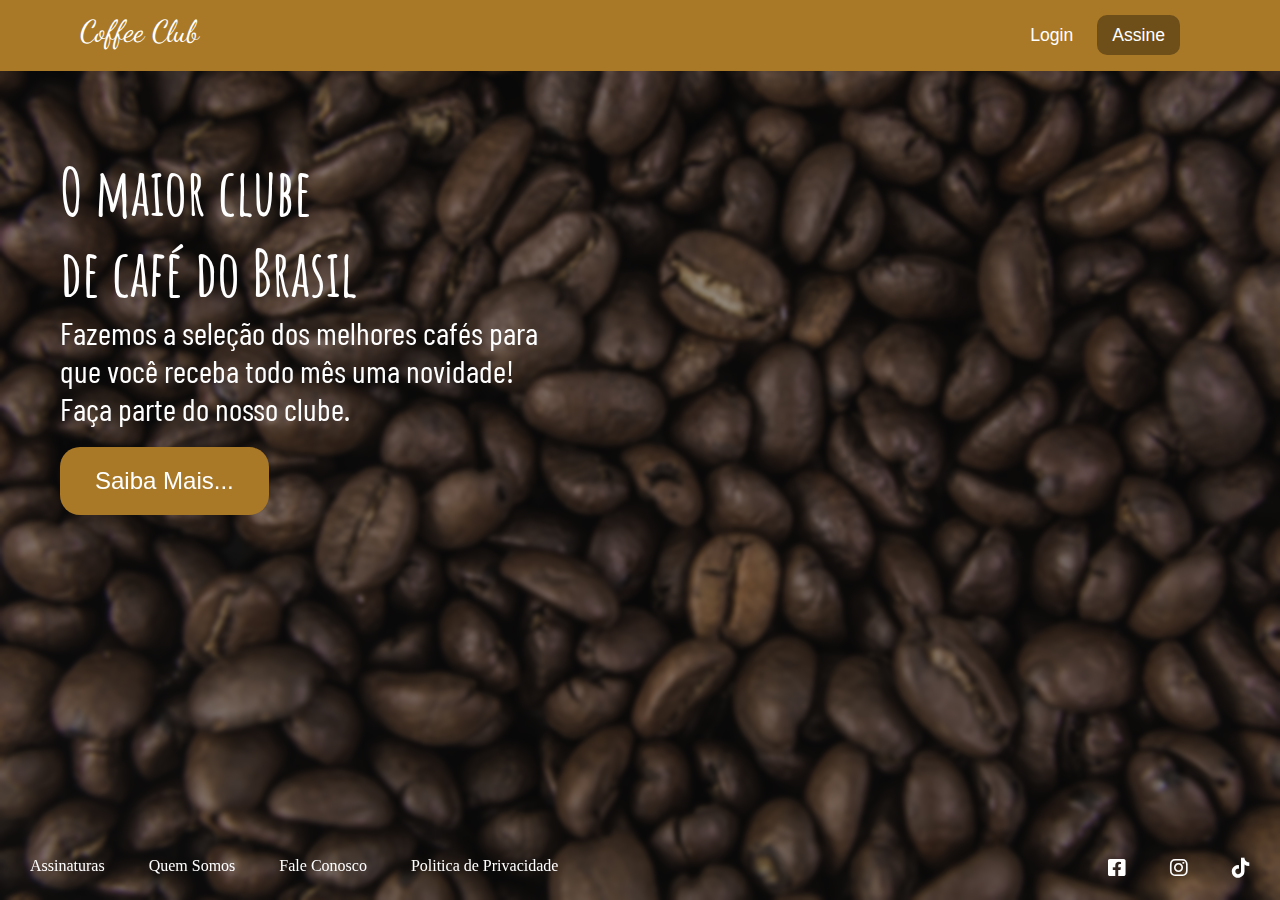
<file: index.html>
<!DOCTYPE html>
<html lang="pt-br">

<head>
    <meta charset="UTF-8">
    <meta http-equiv="X-UA-Compatible" content="IE=edge">
    <meta name="viewport" content="width=device-width, initial-scale=1.0">
    <title>Coffee Club - Home</title>
    <link rel="shortcut icon" href="assets/imgbin_coffee-cup-png.png" type="image/x-icon">
    <link rel="stylesheet" href="style.css">
    <link rel="preconnect" href="https://fonts.googleapis.com">
    <link rel="preconnect" href="https://fonts.gstatic.com" crossorigin>
    <link href="https://fonts.googleapis.com/css2?family=Amatic+SC:wght@700&family=Oswald:wght@200;700&display=swap"
        rel="stylesheet">
    <link rel="preconnect" href="https://fonts.googleapis.com">
    <link rel="preconnect" href="https://fonts.gstatic.com" crossorigin>
    <link href="https://fonts.googleapis.com/css2?family=Barlow+Condensed:ital,wght@1,300&display=swap"
        rel="stylesheet">
    <link rel="preconnect" href="https://fonts.googleapis.com">
    <link rel="preconnect" href="https://fonts.gstatic.com" crossorigin>
    <link
        href="https://fonts.googleapis.com/css2?family=Barlow+Condensed:ital,wght@1,300&family=Dancing+Script:wght@700&display=swap"
        rel="stylesheet">
    <link rel="stylesheet" href="https://cdnjs.cloudflare.com/ajax/libs/font-awesome/6.0.0/css/all.min.css"
        integrity="sha512-9usAa10IRO0HhonpyAIVpjrylPvoDwiPUiKdWk5t3PyolY1cOd4DSE0Ga+ri4AuTroPR5aQvXU9xC6qOPnzFeg=="
        crossorigin="anonymous" referrerpolicy="no-referrer" />
</head>

<body>
    <header>
        <div class="logo">
            <a href="index.html">Coffee Club</a>
        </div>
        <nav class="entrar">
            <div class="registro">
                <a href="#entrar">Login</a>
                <a href="planos/planos.html" class="botão-destaque">Assine</a>
            </nav>
        </div>
    </header>
    <main class="texto">
        <h1 class="titulo">O maior clube de café do Brasil</h1>
        <p class="texto-p">
            Fazemos a seleção dos melhores cafés para que você receba todo mês uma novidade! Faça parte do nosso clube.
        </p>
        <a href="saibaMais/index.html"><button class="saiba-mais">Saiba Mais...</button></a>
    </main>
    <footer>
        <ul class="sobre">
            <li>
                <a href="#assinaturas">Assinaturas</a>
            </li>
            <li>
                <a href="#quemsomos">Quem Somos</a>
            </li>
            <li>
                <a href="#faleconosco">Fale Conosco</a>
            </li>
            <li>
                <a href="politica">Politica de Privacidade</a>
            </li>
        </ul>
        <ul class="icones-sociais">
            <li>
                <a href="https://www.facebook.com/pt-BR/" target="blank"><i class="fa-brands fa-facebook-square"></i></a>
            </li>
            <li>
                <a href="https://www.instagram.com/pt-BR/" target=blank><i class="fa-brands fa-instagram"></i></a>
            </li>
            <li>
                <a href="https://www.tiktok.com/pt-BR/" target="blank"><i class="fa-brands fa-tiktok"></i></i></a>
            </li>
        </ul>
    </footer>
</body>

</html>
</file>
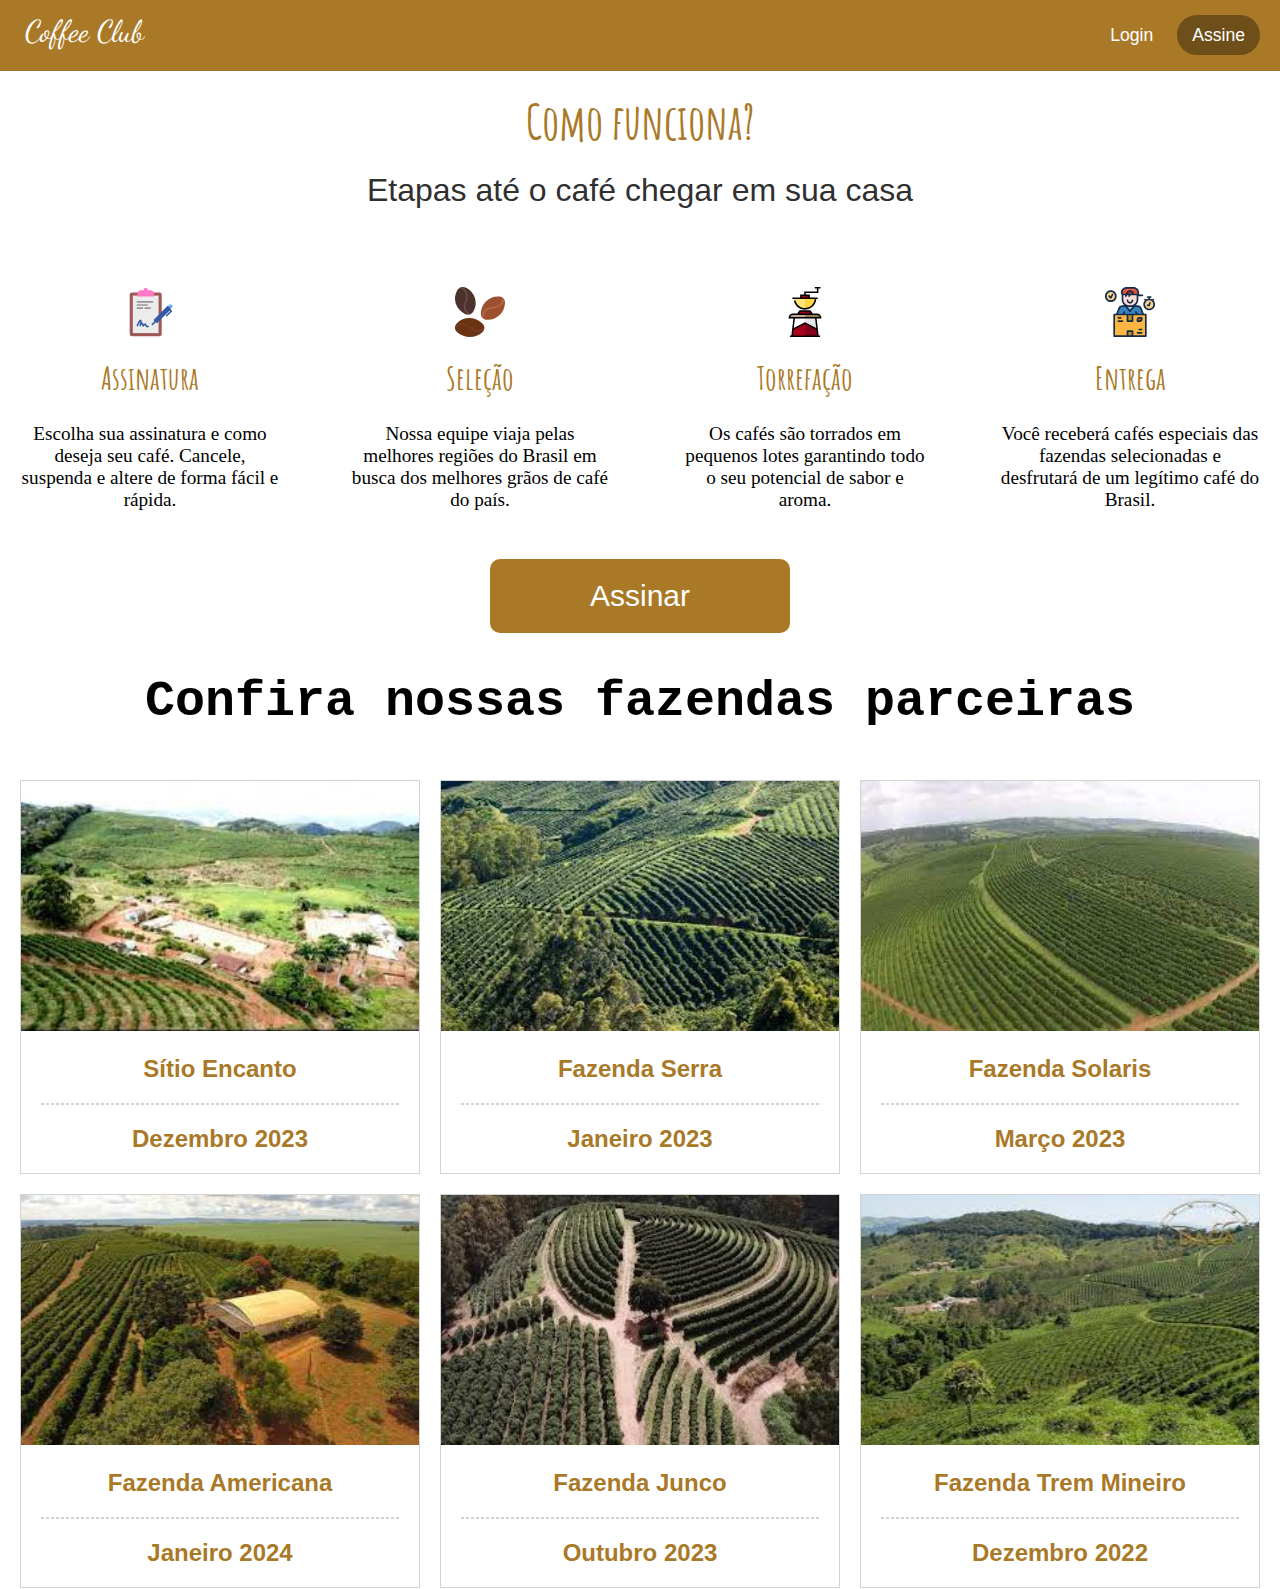
<file: saibaMais/index.html>
<!DOCTYPE html>
<html lang="pt-BR">
<head>
    <meta charset="UTF-8">
    <meta name="viewport" content="width=device-width, initial-scale=1.0">
    <title>Coffee Club</title>
    <link rel="stylesheet" href="style.css">

    <link rel="shortcut icon" href="../assets/imgbin_coffee-cup-png.png" type="image/x-icon">

    <link rel="preconnect" href="https://fonts.googleapis.com">
    <link rel="preconnect" href="https://fonts.gstatic.com" crossorigin>
    <link href="https://fonts.googleapis.com/css2?family=Amatic+SC:wght@700&family=Oswald:wght@200;700&display=swap"
        rel="stylesheet">


    <link rel="preconnect" href="https://fonts.googleapis.com">
    <link rel="preconnect" href="https://fonts.gstatic.com" crossorigin>
    <link href="https://fonts.googleapis.com/css2?family=Dancing+Script:wght@400..700&display=swap" rel="stylesheet">

        

        
</head>
<body>
    <main class="container-principal">
        <header>
            <div class="logo">
                <a href="../index.html">Coffee Club</a>
            </div>
            <div class="entrar">
                <aside class="registro">
                    <a href="#entrar">Login</a>
                    <a href="../planos/planos.html" class="botão-destaque">Assine</a>
                </aside>
            </div>
        </header>
        <div class="titulo">
            <h1>Como funciona?</h1>
        </div>
        <div class="sub-titulo">
            <p>Etapas até o café chegar em sua casa</p>
        </div>
        <div class="container-items">
            <section>
                <img src="assets/signature-doc-svgrepo-com.svg" alt="Assinatura">
                <h2>Assinatura</h2>
                <p>Escolha sua assinatura e como deseja seu café. Cancele, suspenda e altere de forma fácil e rápida.</p>
            </section>
            <section>
                <img src="assets/coffee-beans-coffee-svgrepo-com.svg" alt="Seleção">
                <h2>Seleção</h2>
                <p>Nossa equipe viaja pelas melhores regiões do Brasil em busca dos melhores grãos de café do país.</p>
            </section>
            <section>
                <img src="assets/coffee-mill-grinder-svgrepo-com.svg" alt="Torrefação">
                <h2>Torrefação</h2>
                <p>Os cafés são torrados em pequenos lotes garantindo todo o seu potencial de sabor e aroma.</p>
            </section>
            <section>
                <img src="assets/delivery-man-svgrepo-com.svg" alt="Entrega">
                <h2>Entrega</h2>
                <p>Você receberá cafés especiais das fazendas selecionadas e desfrutará de um legítimo café do Brasil.</p>
            </section>
        </div>
        <div class="button-assinar">
            <button>Assinar</button>
        </div>
        <div class="h1-fazenda">
            <h1>Confira nossas fazendas parceiras</h1>
        </div>
        <div class="div-fazendas">
            <section class="container-fazendas">
                <img src="assets/fazendas/download (5).jpeg" alt="Fazendas">
                <h3>Sítio Encanto</h3>
                <hr>
                <h3>Dezembro 2023</h3>
            </section>
            <section class="container-fazendas">
                <img src="assets/fazendas/download (6).jpeg" alt="Fazendas">
                <h3>Fazenda Serra</h3>
                <hr>
                <h3>Janeiro 2023</h3>
            </section>
            <section class="container-fazendas">
                <img src="assets/fazendas/download (7).jpeg" alt="Fazendas">
                <h3>Fazenda Solaris</h3>
                <hr>
                <h3>Março 2023</h3>
            </section>
            <section class="container-fazendas">
                <img src="assets/fazendas/download (8).jpeg" alt="Fazendas">
                <h3>Fazenda Americana</h3>
                <hr>
                <h3>Janeiro 2024</h3>
            </section>
            <section class="container-fazendas">
                <img src="assets/fazendas/images (1).jpeg" alt="Fazendas">
                <h3>Fazenda Junco</h3>
                <hr>
                <h3>Outubro 2023</h3>
            </section>
            <section class="container-fazendas">
                <img src="assets/fazendas/images (2).jpeg" alt="Fazendas">
                <h3>Fazenda Trem Mineiro</h3>
                <hr>
                <h3>Dezembro 2022</h3>
            </section>
        </div>
    </main>
</body>
</html>
</file>
<file: style.css>
* {
    margin: 0;
    padding: 0;
    box-sizing: border-box;
}

body {
    height: 100vh;
    background-image: url(assets/coffee-beans-from-above.jpg);
    background-color: rgba(0, 0, 0, 0.37);
    background-size: cover;
    background-repeat: no-repeat;
    background-attachment: fixed;
    background-blend-mode: darken;
    backdrop-filter: blur( 2px );
    -webkit-backdrop-filter: blur( 2px );
}

header {
    display: flex;
    width: 100%;
    justify-content: space-between;
    align-items: baseline;
    backdrop-filter: blur( 13.5px );
    background-color: #a97927;
    padding: 0 80px;
}

.registro {
    padding: 25px 0px 25px 25px;
}

.logo a {
    font-size: 1.9em;
    color: white;
    font-family: 'Dancing Script', cursive;
    text-decoration: none;
}

.entrar .registro a {
    text-decoration: none;
    color: #fff;
    font-size: 1.1em;
    font-family: Roboto, Oxygen, Ubuntu, Cantarell, 'Open Sans', 'Helvetica Neue', sans-serif;
}
.botão-destaque {
    border-radius: 10px;
    background-color: #6e4f1a;
    padding: 10px 15px;
    margin: 20px;
    color: #fff;
}

aside {
    display: block;
}

.texto {
    padding: 80px 0 80px 60px;
}

h1 {
    color: white;
    font-size: 4em;
    font-family: 'Amatic SC', cursive;;
    width: 300px;
}

.texto-p {
    color: white;
    font-family: 'Barlow Condensed', sans-serif;
    font-size: 2em;
    width: 500px;
}

.saiba-mais {
    padding: 20px 35px;
    font-size: x-large;
    border: 0;
    background-color: #a97927;
    color: #fff;
    font-weight: 500;
    margin-top: 20px;
    cursor: pointer;
    border-radius: 20px;
    transition: ease-out .4s;
}

.saiba-mais:hover {
    transform: scale(1.1);
}

footer {
    width: 100%;
    text-decoration: none;
    position: fixed;
    left: 0;
    bottom: 0;
}

footer li{
    text-decoration: none;
}

footer li a {
    text-decoration: none;
    color: white;
    padding: 10px;
    width: 50px;
}

.sobre {
    float: left;
    margin: 0;
    padding: 10px;
}

.sobre li {
    display: inline-block;
    padding: 10px;
}

.icones-sociais {
    float: right;
    margin: 0;
    padding: 10px;
}

.icones-sociais li {
    display: inline-block;
    padding: 10px;
}

.icones-sociais li a {
    font-size: 20px;
}


/* Media queries */
@media screen and (max-width: 363px) {
    h1 {
        width: 100%;
    }

    footer {
        position: initial;
    }
    
    .botão-destaque {
        display: none;
    }

    .logo a {
        padding: 25px 0px 25px 25px;
    }
}

@media screen and (max-width: 565px) {
    header {
        padding: 0 20px;
    }
    
    .texto {
        width: 100%;
        padding: 80px 20px;
    }

    .texto-p {
        width: 100%;
    }

    .icones-sociais {
        padding: 10px;
    }
}
</file>
<file: saibaMais/style.css>
* {
    box-sizing: border-box;
    margin: 0;
    padding: 0;
}

body {
    width: 1280px;
    display: contents;

}

header {
    display: flex;
    width: 100%;
    justify-content: space-between;
    align-items: baseline;
    backdrop-filter: blur( 13.5px );
    background-color: #a97927;
}

.registro {
    padding: 25px 0px 25px 25px;
}

.logo a {
    font-size: 1.9em;
    padding: 0 0 0 25px;
    color: white;
    font-family: 'Dancing Script', cursive;
    text-decoration: none;
}

.entrar .registro a {
    text-decoration: none;
    color: #fff;
    font-size: 1.1em;
    font-family: Roboto, Oxygen, Ubuntu, Cantarell, 'Open Sans', 'Helvetica Neue', sans-serif;
}

.botão-destaque {
    border-radius: 30px;
    background-color: #6e4f1a;
    padding: 10px 15px;
    margin: 20px;
    color: #fff;
}

.container-principal {
    display: grid;
    align-content: center;
    justify-items: center;
}

.titulo h1 {
    color: #a97927;
    font-family: 'Amatic SC', cursive;
    font-size: xxx-large;
    font-size: -webkit-xxx-large;
    margin: 20px 0;
}

.sub-titulo p {
    font-size: xx-large;
    color: #303030;
    margin-bottom: 30px;
    font-family: Roboto, Oxygen, Ubuntu, Cantarell, 'Open Sans', 'Helvetica Neue', sans-serif;
}

.container-items {
    display: flex;
    gap: 30px;
}

.container-items section {
    text-align: center;
    display: grid;
    max-width: 300px;
    height: 300px;
    align-content: center;
    padding: 0 20px;
    justify-items: center;
}

.container-items section img {
    height: 50px;
    margin: 20px 0;
}

.container-items h2 {
    margin-bottom: 25px;
    color: #a97927;
    font-family: 'Amatic SC', cursive;
    font-size: xx-large;
}

.container-items p {
    font-size: larger;
    font-weight: 500;
}

.button-assinar button {
    background-color: #a97927;
    color: #fff;
    padding: 20px 100px;
    margin: 20px 0;
    border: 0;
    font-size: 30px;
    border-radius: 10px;
    cursor: pointer;
    transition: ease-in .4s;
}

.button-assinar button:hover {
    transform: scale(1.1);
    background-color: #a97927be;
}


.h1-fazenda h1 {
    margin: 20px 0 50px 0;
    font-size: 50px;
    font-family: monospace;
}

.div-fazendas {
    display: grid;
    grid-template-columns: repeat(3, 1fr);
    grid-template-rows: repeat(2, 1fr);
    grid-column-gap: 20px;
    grid-row-gap: 20px;
}

.container-fazendas {
    max-width: 400px;
    text-align: center;
    border: 1px solid #a0a0a077;
}

.container-fazendas img {
    width: 100%;
    height: 250px;
}

.container-fazendas h3 {
    margin: 20px 0;
    color: #a97927;
    font-size: x-large;
    font-family: Roboto, Oxygen, Ubuntu, Cantarell, 'Open Sans', 'Helvetica Neue', sans-serif;
}

.container-fazendas hr {
    margin:20px;
    border: 1px dashed #a0a0a077;
}

/* .container-fazendas h3:last-child {
    margin-bottom: 20px;
} */
</file>
